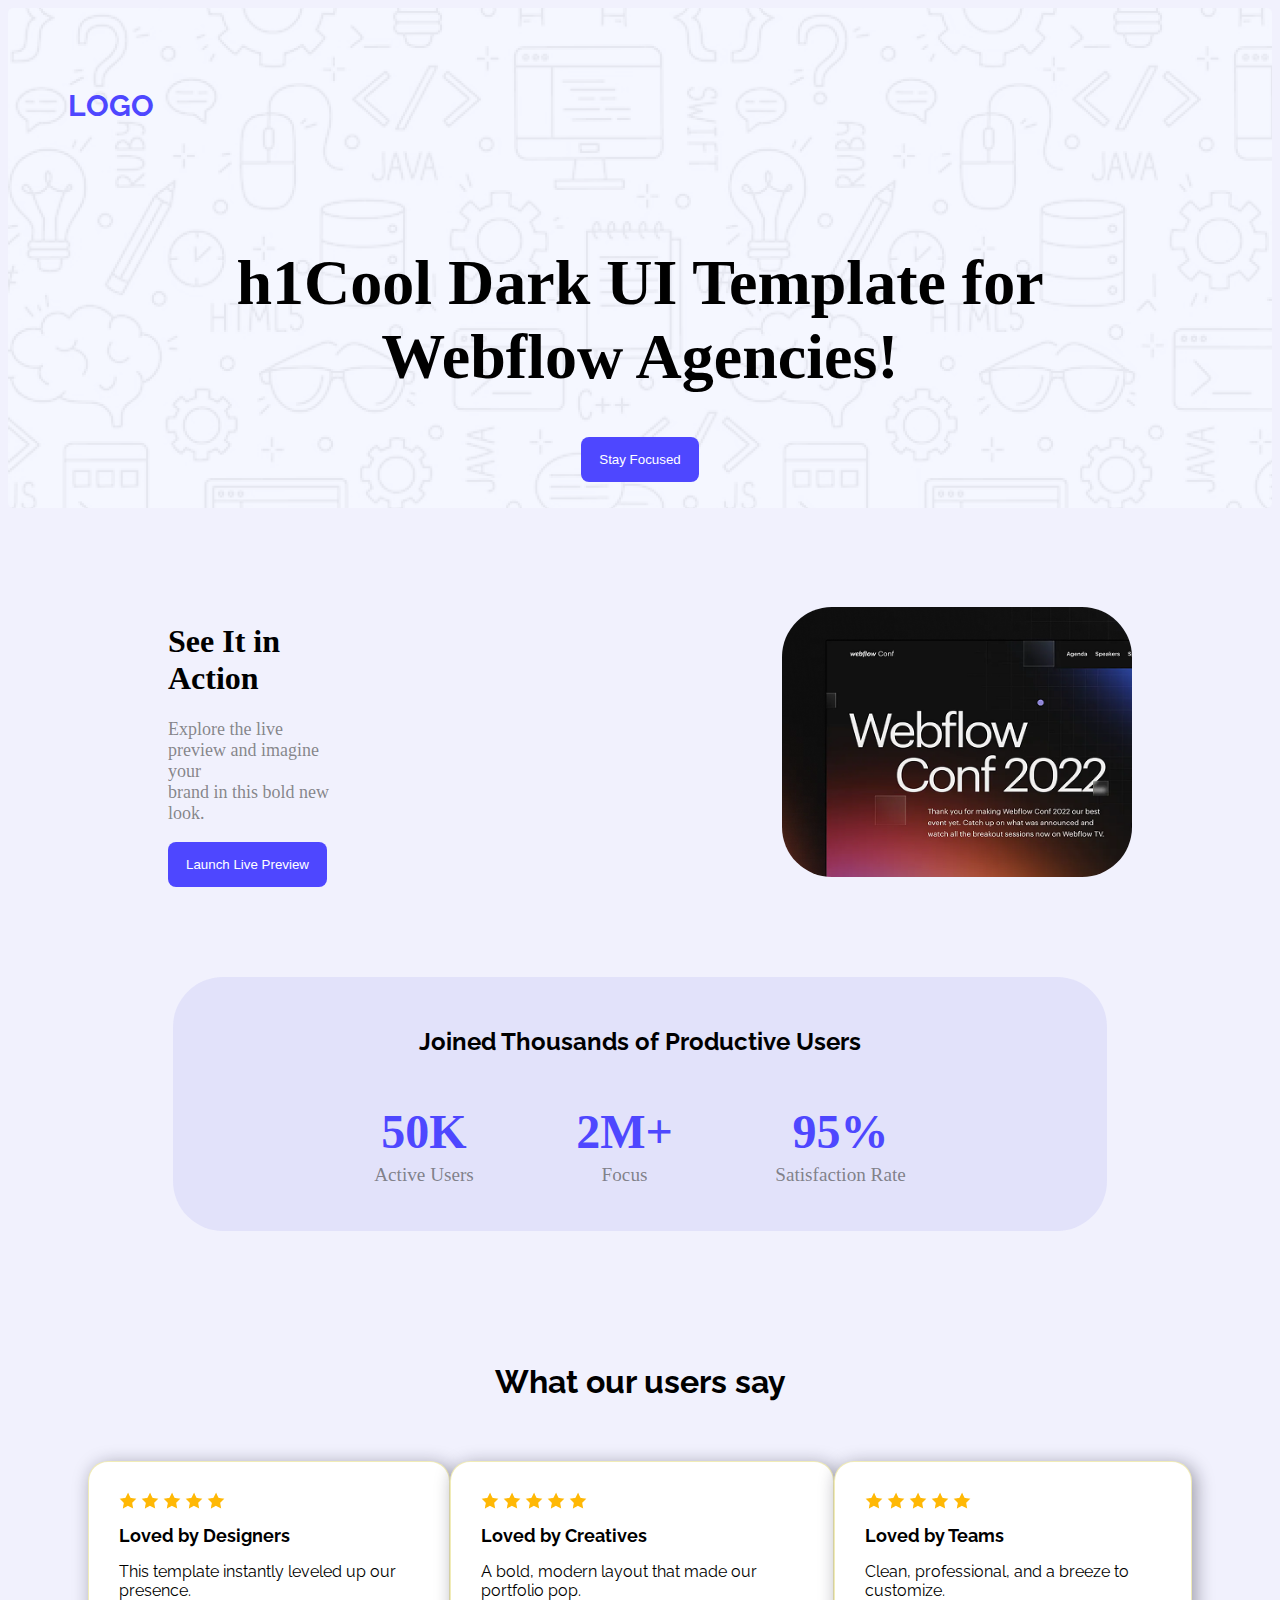
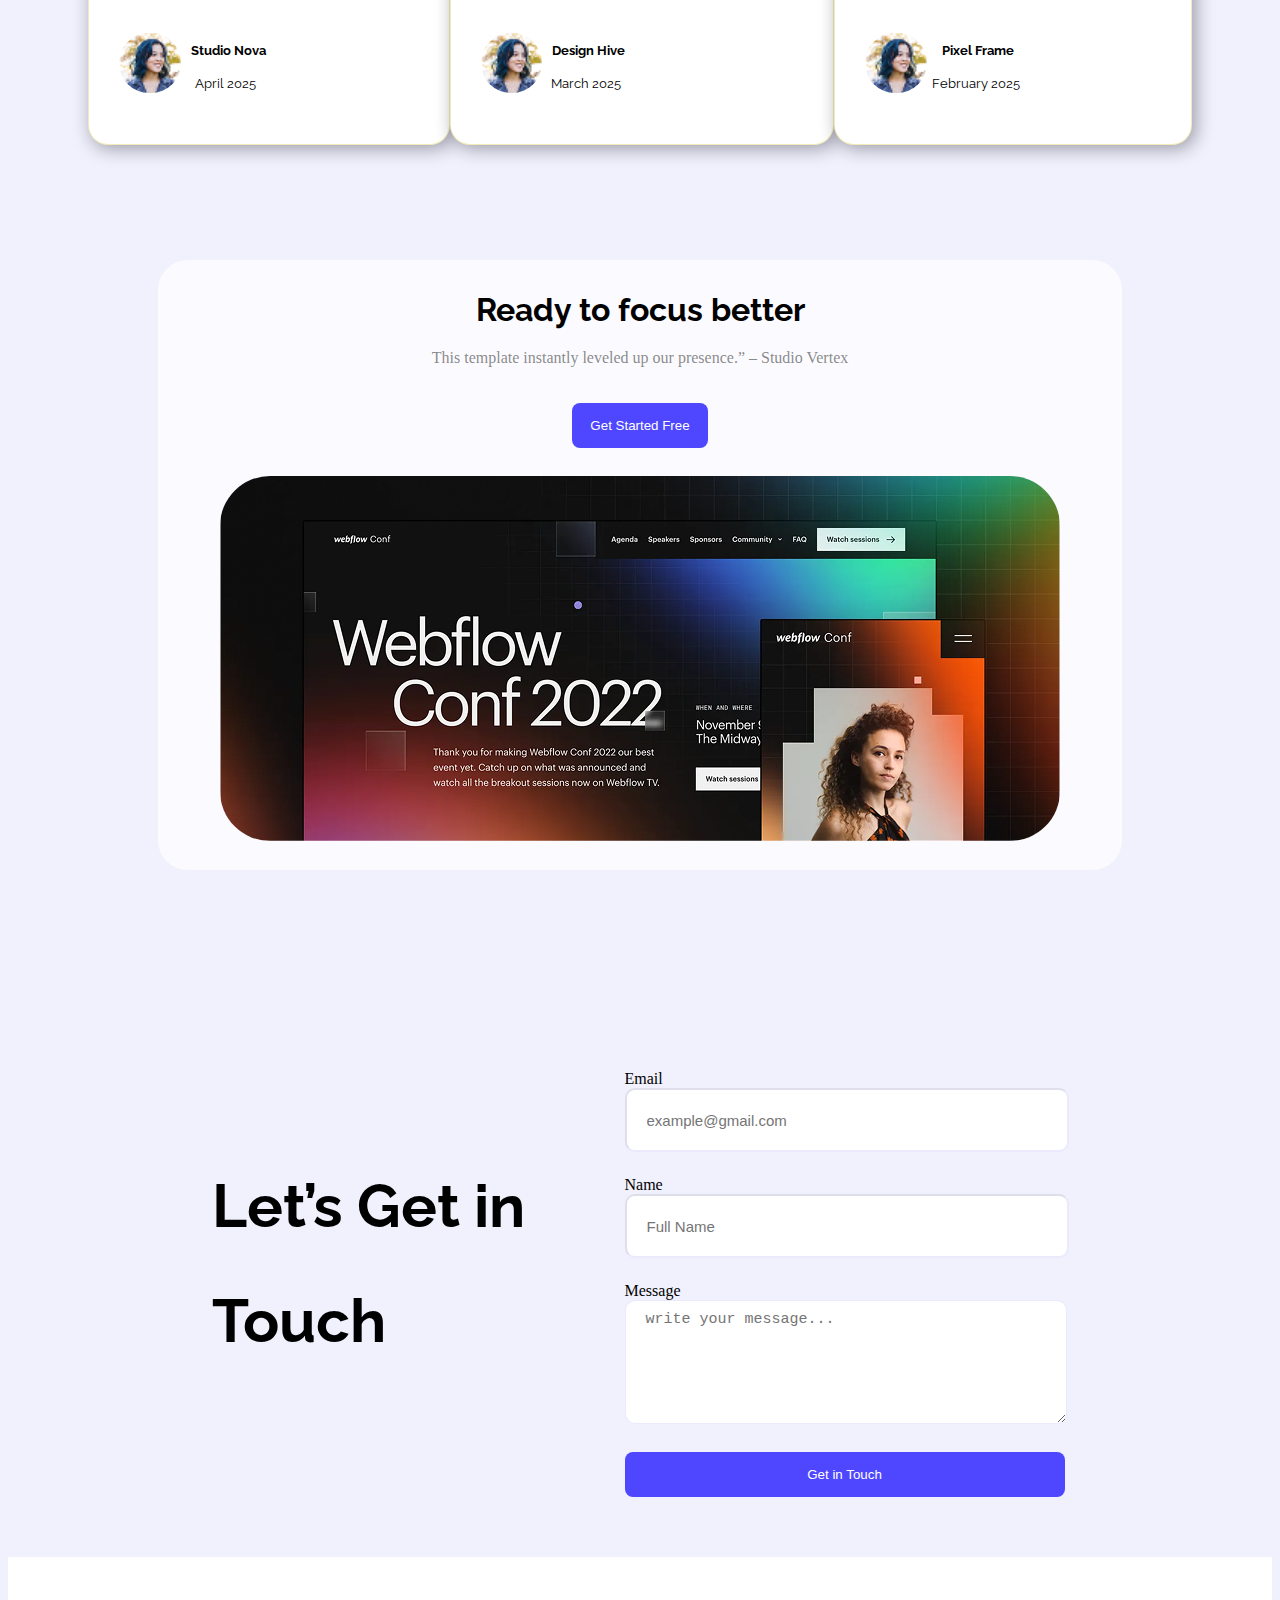
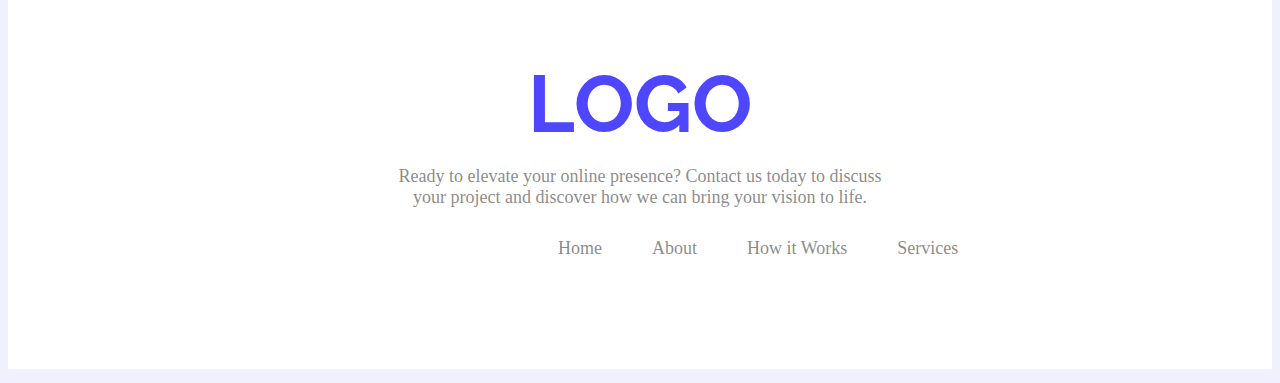
<file: index.html>
<!DOCTYPE html>
<html lang="en">

<head>
    <meta charset="UTF-8">
    <meta name="viewport" content="width=device-width, initial-scale=1.0">
    <title>Assingment 01</title>
    <link rel="preconnect" href="https://fonts.googleapis.com">
    <link rel="preconnect" href="https://fonts.gstatic.com" crossorigin>
    <link href="https://fonts.googleapis.com/css2?family=Raleway:ital,wght@0,100..900;1,100..900&display=swap"
        rel="stylesheet">
    <link rel="preconnect" href="https://fonts.googleapis.com">
    <link rel="preconnect" href="https://fonts.gstatic.com" crossorigin>
    <link
        href="https://fonts.googleapis.com/css2?family=Inter:ital,opsz,wght@0,14..32,100..900;1,14..32,100..900&family=Raleway:ital,wght@0,100..900;1,100..900&display=swap"
        rel="stylesheet">
    <link rel="stylesheet" href="styles/assingment.css">
</head>

<body class="bg-color">
    <header class="main-banner">


        <nav class="nav-option">
            <h1 class="uni-logo">LOGO</h1>
            <a href="">
                <button class="uni-button">Sign Up</button>
            </a>
        </nav>

        <section>
            <div class="banner-text">
                <h1>h1Cool Dark UI Template for <br>Webflow Agencies!</h1>
            </div>
            <div style="text-align: center;"><button class="uni-button">Stay Focused</button></div>
        </section>

    </header>
    <main>
        <section class="action-section">
            <div class="action">
                <h1 class="action-tiltle">See It in Action</h1>
                <p class="action-description dark-2">Explore the live preview and imagine your <br> brand in this bold
                    new
                    look.
                </p>
                <button class="uni-button launch-btn">Launch Live Preview</button>
            </div>
            <div>
                <img class="action-image" src="Assets/wc-mini.png" alt="error">
            </div>
        </section>
        <section class="productive-section">
            <h1 class="productive-title">Joined Thousands of Productive Users</h1>
            <div class="productive-data">
                <div>
                    <h1 class="productive-data-info">50K</h1>
                    <p class="productive-data-description dark-2">Active Users</p>
                </div>
                <div>
                    <h1 class="productive-data-info">2M+</h1>
                    <p class="productive-data-description dark-2">Focus</p>
                </div>
                <div>
                    <h1 class="productive-data-info">95%</h1>
                    <p class="productive-data-description dark-2">Satisfaction Rate</p>
                </div>
            </div>

        </section>
        <section class="review-section">
            <h1 class="review-title">What our users say</h1>
            <div class="review-description">
                <section class="f-review">
                    <div class="f-star"><img src="Assets/icon-star.png" alt="">
                        <img src="Assets/icon-star.png" alt="">
                        <img src="Assets/icon-star.png" alt="">
                        <img src="Assets/icon-star.png" alt="">
                        <img src="Assets/icon-star.png" alt="">
                    </div>
                    <h1 class="f-review-title">Loved by Designers</h1>
                    <p class="f-review-description">This template instantly leveled up our presence.
                    </p>
                    <div class="reviewer-id">
                        <div> <img class="avater-image" src="Assets/avatar.png" alt=""></div>
                        <div>
                            <h4 class="name">Studio Nova</h4>
                            <p class="date">April 2025</p>
                        </div>
                    </div>
                </section>
                <section class="f-review">
                    <div class="f-star"><img src="Assets/icon-star.png" alt="">
                        <img src="Assets/icon-star.png" alt="">
                        <img src="Assets/icon-star.png" alt="">
                        <img src="Assets/icon-star.png" alt="">
                        <img src="Assets/icon-star.png" alt="">
                    </div>
                    <h1 class="f-review-title">Loved by Creatives</h1>
                    <p class="f-review-description">A bold, modern layout that made our portfolio pop.
                    </p>
                    <div class="reviewer-id">
                        <div> <img class="avater-image" src="Assets/avatar.png" alt=""></div>
                        <div>
                            <h4 class="name">Design Hive

                            </h4>
                            <p class="date">March 2025</p>
                        </div>
                    </div>
                </section>
                <section class="f-review">
                    <div class="f-star"><img src="Assets/icon-star.png" alt="">
                        <img src="Assets/icon-star.png" alt="">
                        <img src="Assets/icon-star.png" alt="">
                        <img src="Assets/icon-star.png" alt="">
                        <img src="Assets/icon-star.png" alt="">
                    </div>
                    <h1 class="f-review-title">Loved by Teams</h1>
                    <p class="f-review-description">Clean, professional, and a breeze to customize.
                    </p>
                    <div class="reviewer-id">
                        <div> <img class="avater-image" src="Assets/avatar.png" alt=""></div>
                        <div>
                            <h4 class="name"> Pixel Frame</h4>
                            <p class="date">February 2025</p>
                        </div>
                    </div>
                </section>
            </div>
        </section>
        <section class="focus-section">
            <div>
                <h1 class="uni-text focus-title">Ready to focus better</h1>
            </div>
            <div>
                <p class="focus-description dark-2">This template instantly leveled up our presence.” – Studio Vertex
                </p>
            </div>
            <div><button class="uni-button foucus-btn">Get Started Free</button></div>
            <div><img class="focus-img" src="Assets/wc-big.png" alt=""></div>
        </section>
        <section class="newsletter">
            <div>
                <h1 class="newsletter-title">Let’s Get in</h1>
                <h1 class="touch">Touch</h1>
            </div>
            <div class="form">
                <form action="">
                    <div><label for="Email">Email</label><br>
                        <input class="form-box" placeholder="example@gmail.com" type="email" name="" id="">
                    </div>
                    <div><label for="Name">Name</label><br>
                        <input class="form-box" placeholder="Full Name" type="text" name="" id="">
                    </div>
                    <div class="message"><label for="message">Message</label><br>
                        <textarea class="message-box" rows="6" placeholder="write your message..." name=""
                            id=""></textarea>
                    </div>
                    <div><button class=" getin-btn uni-button"> Get in Touch </button></div>
                </form>
            </div>
        </section>
    </main>
    <footer class="footer-section">
        <div class="logo">LOGO</div>
        <div class="footer-description dark-2">Ready to elevate your online presence? Contact us today to discuss
            <br>your
            project
            and discover how we can bring your vision to life.
        </div>
        <div class="footer-link">

            <div><a href="">Home</a></div>
            <div><a href="">About</a></div>
            <div> <a href="">How it Works</a></div>
            <div><a href="">Services</a></div>
        </div>
    </footer>

</body>


</html>
</file>
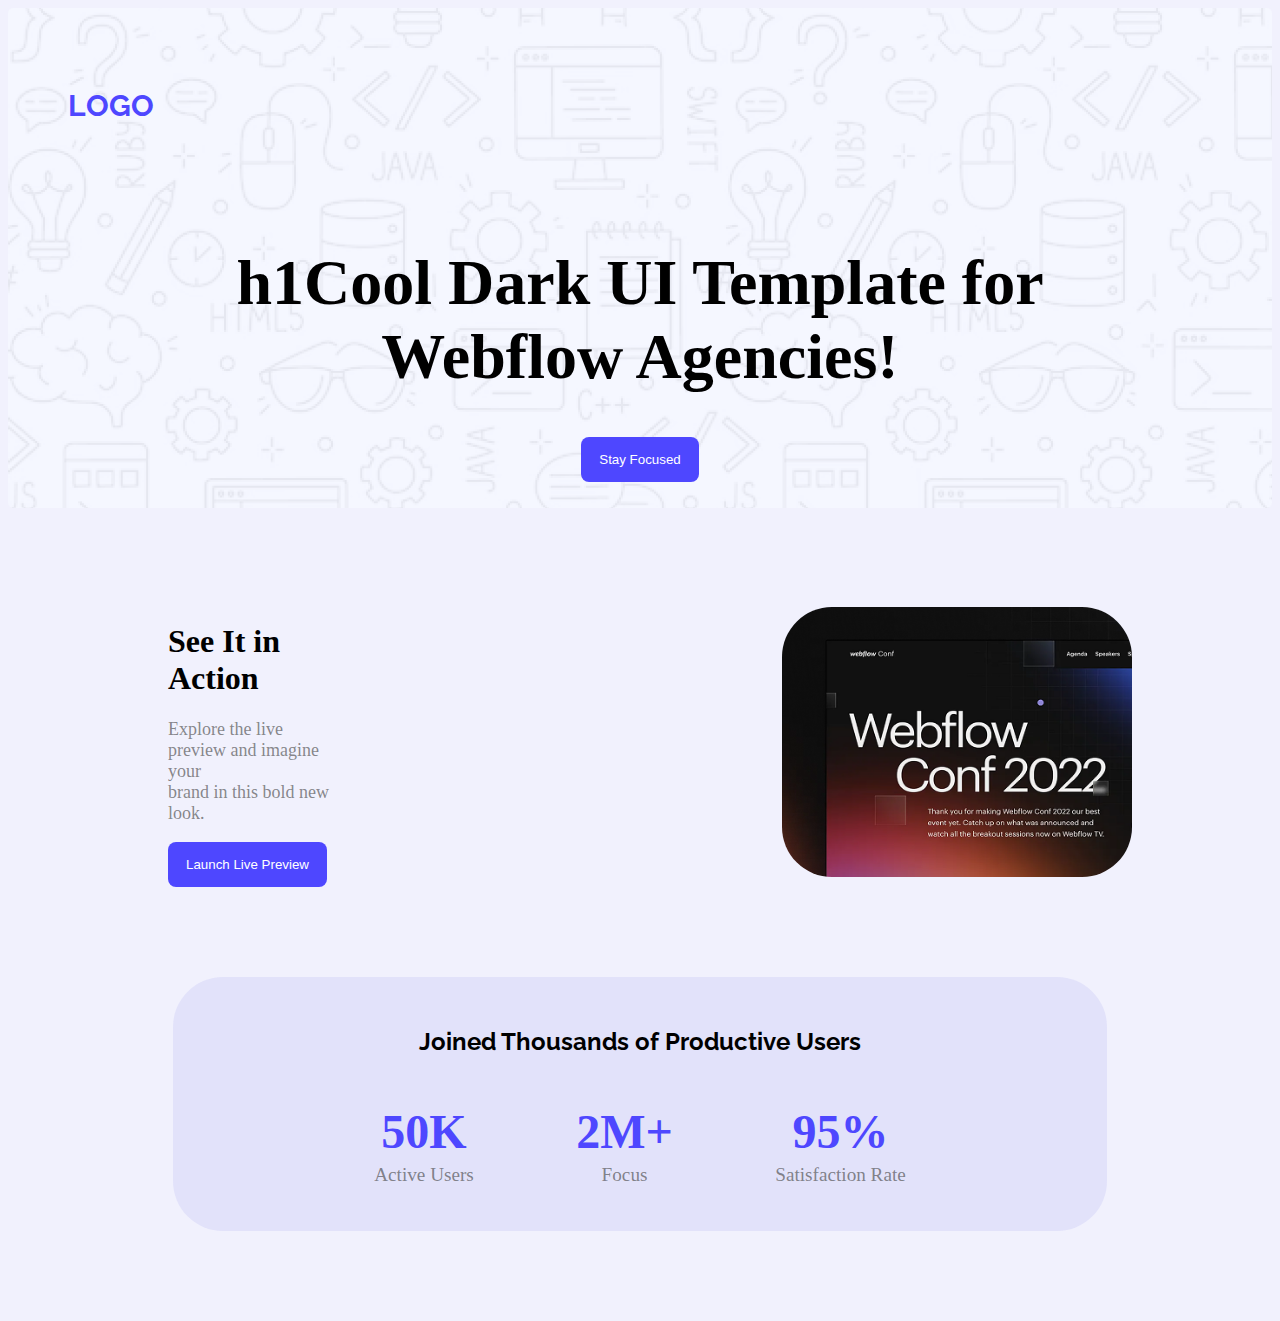
<file: assingment.html>
<!DOCTYPE html>
<html lang="en">

<head>
    <meta charset="UTF-8">
    <meta name="viewport" content="width=device-width, initial-scale=1.0">
    <title>Assingment 01</title>
    <link rel="preconnect" href="https://fonts.googleapis.com">
    <link rel="preconnect" href="https://fonts.gstatic.com" crossorigin>
    <link href="https://fonts.googleapis.com/css2?family=Raleway:ital,wght@0,100..900;1,100..900&display=swap"
        rel="stylesheet">
    <link rel="stylesheet" href="styles/assingment.css">
</head>

<body class="bg-color">
    <header class="main-banner">


        <nav class="nav-option">
            <h1 class="uni-logo">LOGO</h1>
            <a href="">
                <button class="uni-button">Sign Up</button>
            </a>
        </nav>

        <section>
            <div class="banner-text">
                <h1>h1Cool Dark UI Template for <br>Webflow Agencies!</h1>
            </div>
            <div style="text-align: center;"><button class="uni-button">Stay Focused</button></div>
        </section>

    </header>
    <main>
        <section class="action-section">
            <div class="action">
                <h1 class="action-tiltle">See It in Action</h1>
                <p class="action-description dark-2">Explore the live preview and imagine your <br> brand in this bold
                    new
                    look.
                </p>
                <button class="uni-button launch-btn">Launch Live Preview</button>
            </div>
            <div>
                <img class="action-image" src="Assets/wc-mini.png" alt="error">
            </div>
        </section>
        <section class="productive-section">
            <h1 class="productive-title">Joined Thousands of Productive Users</h1>
            <div class="productive-data">
                <div>
                    <h1 class="productive-data-info">50K</h1>
                    <p class="productive-data-description dark-2">Active Users</p>
                </div>
                <div>
                    <h1 class="productive-data-info">2M+</h1>
                    <p class="productive-data-description dark-2">Focus</p>
                </div>
                <div>
                    <h1 class="productive-data-info">95%</h1>
                    <p class="productive-data-description dark-2">Satisfaction Rate</p>
                </div>
            </div>

        </section>

    </main>
    <footer></footer>

</body>


</html>
</file>
<file: styles/assingment.css>
/* body styles */
.bg-color {


    font-style: normal;


    background-color: #c0bff537;

}

/* shared styles */
.uni-button {
    background-color: #4E47FF;
    text-align: center;
    color: white;
    border-radius: 8px;
    border: none;
    padding: 15px 18px 15px 18px;
}

.uni-button:hover {
    cursor: pointer;
    background-color: #b72bd6;
}

.uni-logo {

    color: #4E47FF;

    font-family: "Raleway", sans-serif;
    font-optical-sizing: auto;
    font-size: 30px;
    font-style: normal;
    font-weight: bolder;


}

.uni-text {
    font-family: "Raleway", sans-serif;
    font-optical-sizing: auto;
    font-weight: bold;
    font-style: normal;
    font-size: x-large;
}

.dark-2 {
    color: #474747a4;
}

/* header styles */
.main-banner {
    margin-top: 0px;

    background-image: url(../Assets/Hero-bg.png);
    height: 500px;
    border-radius: 5px;

}

.nav-option {
    display: flex;
    align-items: center;
    gap: 1200px;
    padding: 60px;
}





.banner-text {
    text-align: center;
    font-family: Cambria, Cochin, Georgia, Times, 'Times New Roman', serif;
    font-size: xx-large;
}


/* action styles */
.action-section {
    margin-top: 94px;
    margin-left: 160px;
    margin-right: 140px;

    display: flex;
    gap: 450px;
    align-items: center;

}

.action-tiltle {
    text-align: left;
    font-family: Cambria, Cochin, Georgia, Times, 'Times New Roman', serif;
    font-size: xx-large;

}

.action-description {
    text-align: left;
    font-size: large;
}

.action-image {
    border-radius: 50px;
    height: 270px;
    width: 350px;
}

.launch-btn {
    text-align: left;
}

/* productive styles */
.productive-section {
    background-color: #c0bff54c;
    text-align: center;
    border-radius: 50px;
    margin: 90px 165px;
}

.productive-title {

    padding-top: 50px;

    font-family: "Raleway", sans-serif;
    font-optical-sizing: auto;
    font-weight: bold;
    font-style: normal;
    font-size: x-large;
}

.productive-data {
    display: flex;
    justify-content: space-around;
    padding-left: 150px;
    padding-right: 150px;
}

.productive-data-info {
    font-size: xxx-large;
    color: #4E47FF;
    margin-bottom: 5px;

}

.productive-data-description {
    text-align: center;
    margin: 0;
    padding-bottom: 45px;
    font-size: larger;
}

/* review section */
.review-section {
    text-align: center;
    padding-top: 20px;
    padding-left: 80px;
    padding-right: 80px;

}

.review-description {
    display: flex;
    justify-content: space-around;
}

.f-star {
    text-align: left;
}

.f-review {
    padding: 30px;
    background-color: #FFFFFF;
    border-radius: 20px;
    border: 1.9px solid #eee8aad7;
    box-shadow: 3.8px 3.8px 18px #12112360;
    margin-top: 40px;
    font-family: "Raleway", sans-serif;
    font-optical-sizing: auto;

}

.f-review-title {
    font-size: large;
}

.avater-image {
    border-radius: 400px;
    height: 60px;

}

.name {
    padding-top: 10px;
    padding-left: 10px;
    font-size: small;
}

.date {
    margin-top: 0%;
    padding-bottom: 10px;
    padding-left: 5px;
    font-size: small;
}

.review-title {
    text-align: center;
    font-family: "Raleway", sans-serif;
    font-optical-sizing: auto;
    font-weight: bold;
    font-style: normal;
    font-size: xx-large;
}

.f-review-title {
    text-align: left;
}

.f-review-description {
    text-align: left;
}

.reviewer-id {
    display: flex;
    align-items: center;
}

/* focus section */
.focus-section {
    padding-top: 80px;
    text-align: center;
    background-color: #ffffffb5;
    margin-left: 150px;
    margin-right: 150px;
    margin-top: 115px;
    border-radius: 30px;
    padding-top: 10px;
    padding-bottom: 25px;
}

.focus-title {
    font-size: xx-large;
}

.foucus-btn {
    margin-bottom: 28px;
    margin-top: 20px;
}

.focus-img {
    border-radius: 50px;
}

/* news-section */
.newsletter {
    display: flex;
    justify-content: center;
    gap: 100px;
    padding-top: 100px;

    margin-top: 100px;
    margin-bottom: 60px;
}

.newsletter-title {

    font-family: "Raleway", sans-serif;
    font-optical-sizing: auto;
    font-weight: bold;
    font-style: normal;
    font-size: 60px;

    padding-top: 60px;


}

.touch {
    font-family: "Raleway", sans-serif;
    font-optical-sizing: auto;
    font-weight: bold;
    font-style: normal;
    font-size: 60px;
    margin-top: 0px;
    padding-top: 5px;
}

.form {
    display: flex;

}

.form-box {

    border-radius: 10px;
    border-color: #9f9ef636;
    background-color: rgb(255, 255, 255);

    width: 400px;
    height: 40px;
    padding: 10px 20px;
    margin-bottom: 24px;
    font-size: 15px;

}

.message-box {
    border-radius: 10px;
    border-color: #9f9ef636;
    background-color: rgb(255, 255, 255);
    /* display: block; */
    width: 400px;

    padding: 10px 20px;
    margin-bottom: 24px;
    font-size: 15px;
}

.getin-btn {
    width: 440px;

}

.footer-section {
    text-align: center;
    padding-top: 100px;
    background-color: white;
    padding-bottom: 80px;
}

.logo {
    color: #4E47FF;

    font-family: "Raleway", sans-serif;
    font-optical-sizing: auto;
    font-size: 80px;
    font-style: normal;
    font-weight: bolder;
    padding-bottom: 10px;
}

.footer-description {
    text-align: center;
    padding-top: 5px;
    font-size: large;
}

.footer-link {
    display: flex;
    gap: 50px;
    padding-left: 350px;

    margin: 30px 200px;
}

a {
    text-decoration: none;
    font-size: large;
    color: #474747a4;
}
</file>
